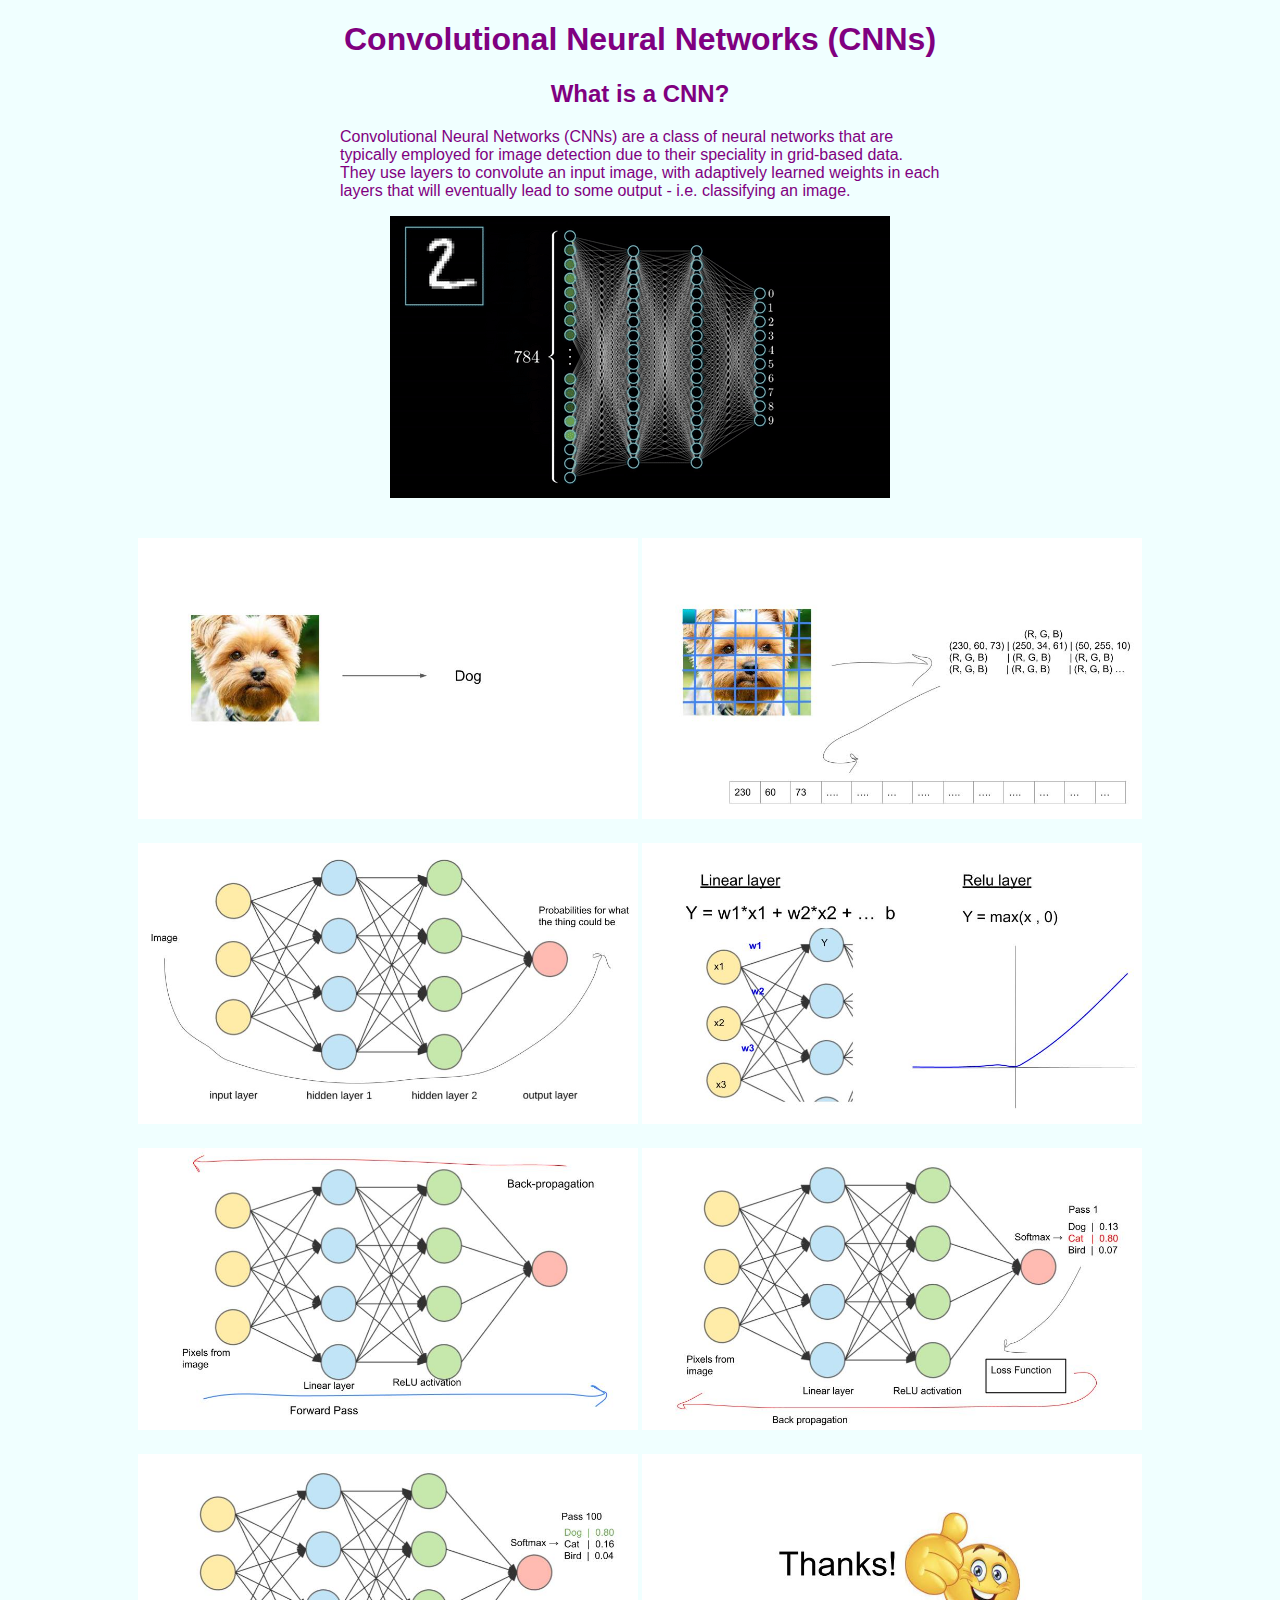
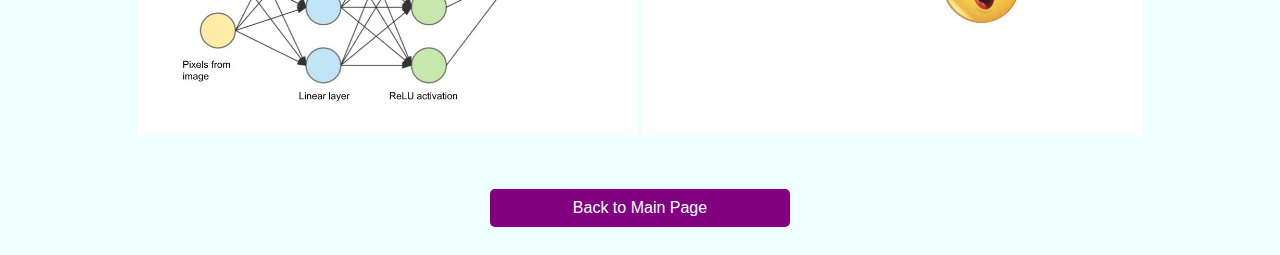
<file: cnn.html>
<!DOCTYPE html>
<html>
<head>
    <link rel="stylesheet" href="style.css" />
</head>
<body>
    <h1>Convolutional Neural Networks (CNNs)</h1>
    <h2>What is a CNN?</h2>
    <div class="description-container">
        <p>
            Convolutional Neural Networks (CNNs) are a class of neural networks that are 
            typically employed for image detection due to their speciality in grid-based data.
            They use layers to convolute an input image, with adaptively learned weights in each layers
            that will eventually lead to some output - i.e. classifying an image. 
        </p>
    </div>
    <img src="images/1_63sGPbvLLpvlD16hG1bvmA.gif" class="gif-image" />
    
    <img src="images/AP CS Presentation 8_22 (1).jpg" />
    <img src="images/AP CS Presentation 8_22 (2).jpg" />
    <img src="images/AP CS Presentation 8_22 (3).jpg" />
    <img src="images/AP CS Presentation 8_22 (4).jpg" />
    <img src="images/AP CS Presentation 8_22 (5).jpg" />
    <img src="images/AP CS Presentation 8_22 (6).jpg" />
    <img src="images/AP CS Presentation 8_22 (7).jpg" />
    <img src="images/AP CS Presentation 8_22 (8).jpg" />
    
    <div class="button-container">
        <a href="index.html" class="model-button">Back to Main Page</a>
    </div>
</body>
</html>
</file>
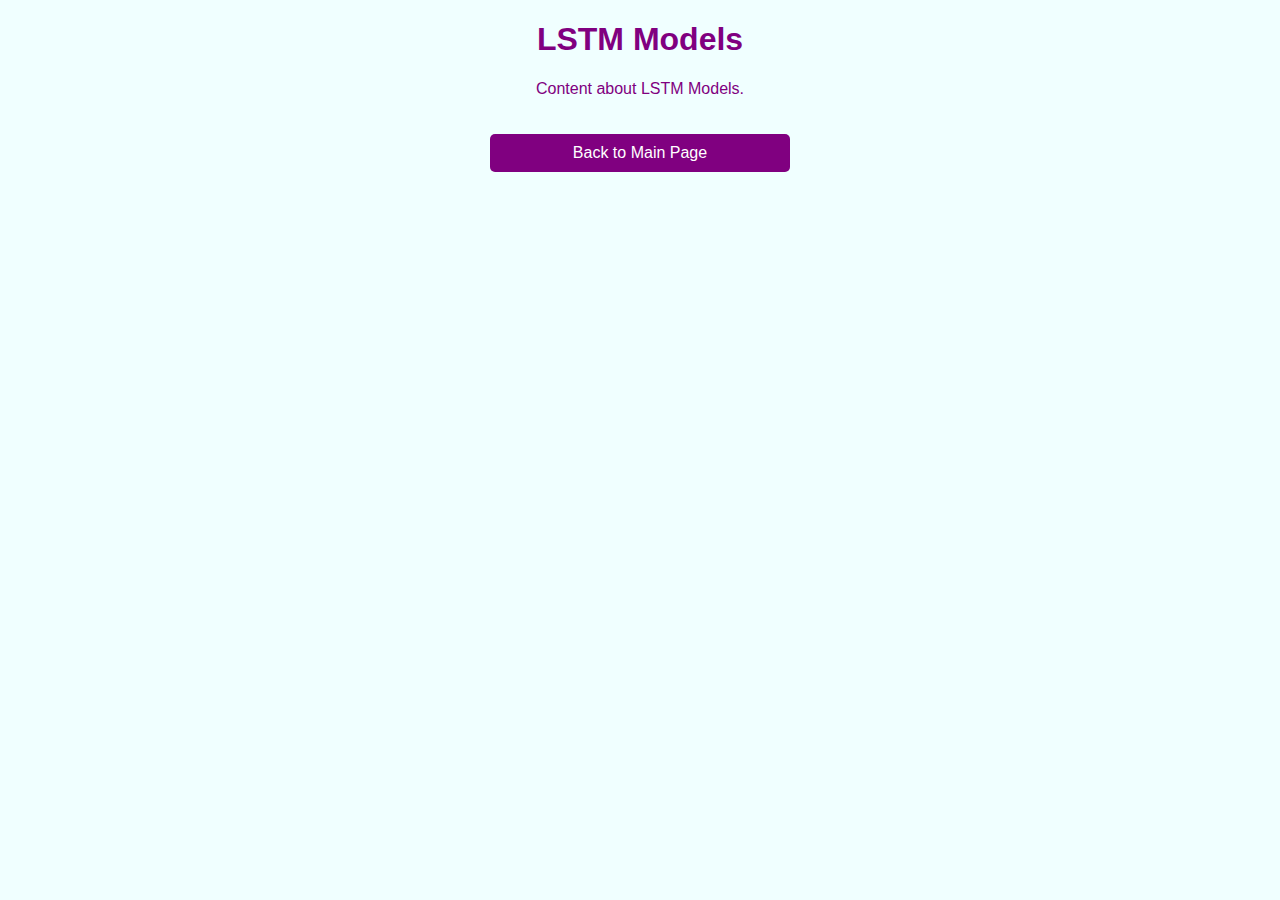
<file: lstm.html>
<!DOCTYPE html>
<html>
  <head>
    <link rel="stylesheet" href="style.css" />
  </head>
  <body>
    <h1>LSTM Models</h1>
    <p>Content about LSTM Models.</p>
    <a href="index.html" class="model-button">Back to Main Page</a>
  </body>
</html>
</file>
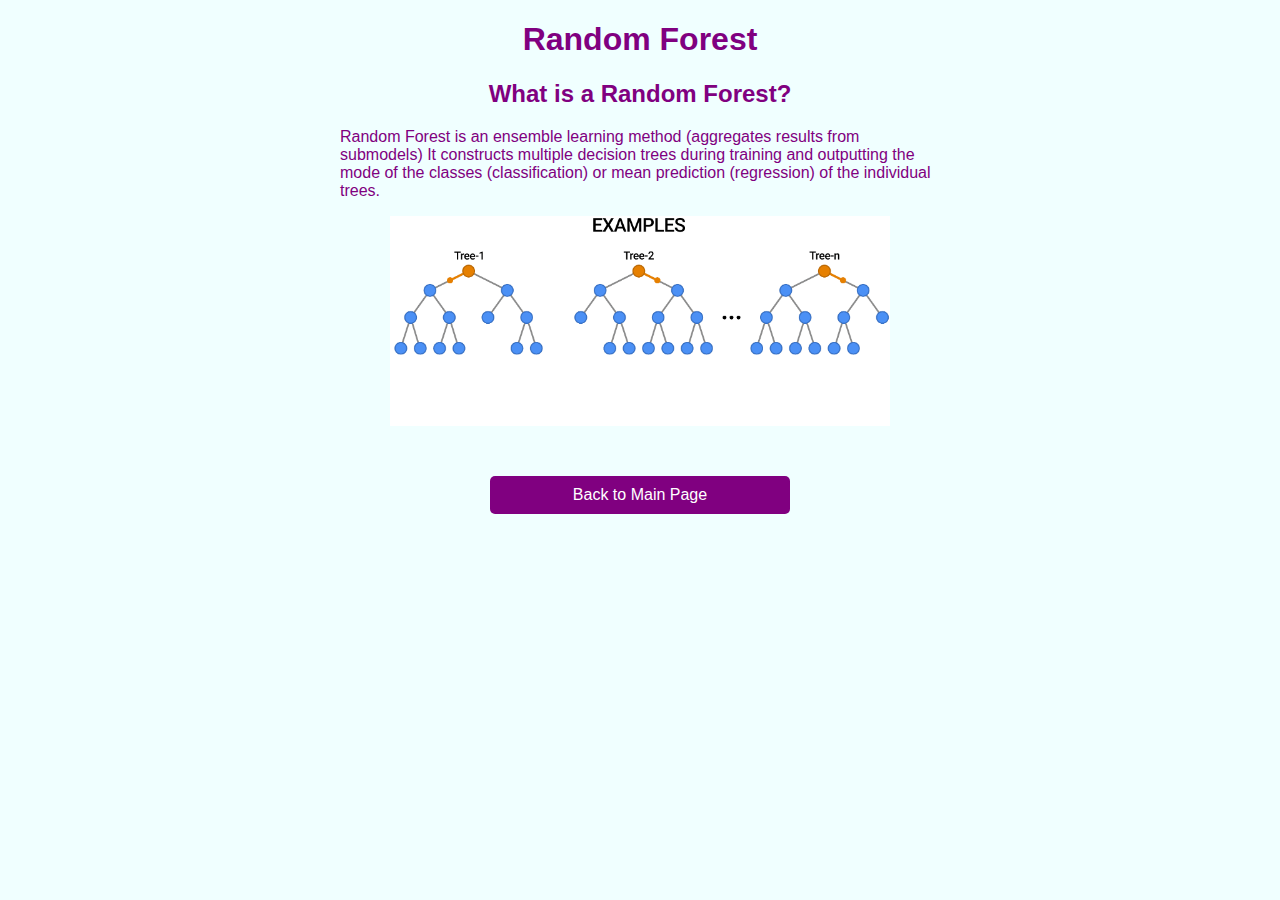
<file: randForest.html>
<!DOCTYPE html>
<html>
<head>
    <link rel="stylesheet" href="style.css" />
</head>
<body>
    <h1>Random Forest</h1>
    <h2>What is a Random Forest?</h2>
    <div class="description-container">
        <p>
            Random Forest is an ensemble learning method (aggregates results from submodels) 
            It constructs multiple decision trees during training and outputting the mode of 
            the classes (classification) or mean prediction (regression) of the individual trees. 
        </p>
    </div>
    <img src="images/Random Forest 03.gif" class="gif-image" />
    

    
    <div class="button-container">
        <a href="index.html" class="model-button">Back to Main Page</a>
    </div>
</body>
</html>
</file>
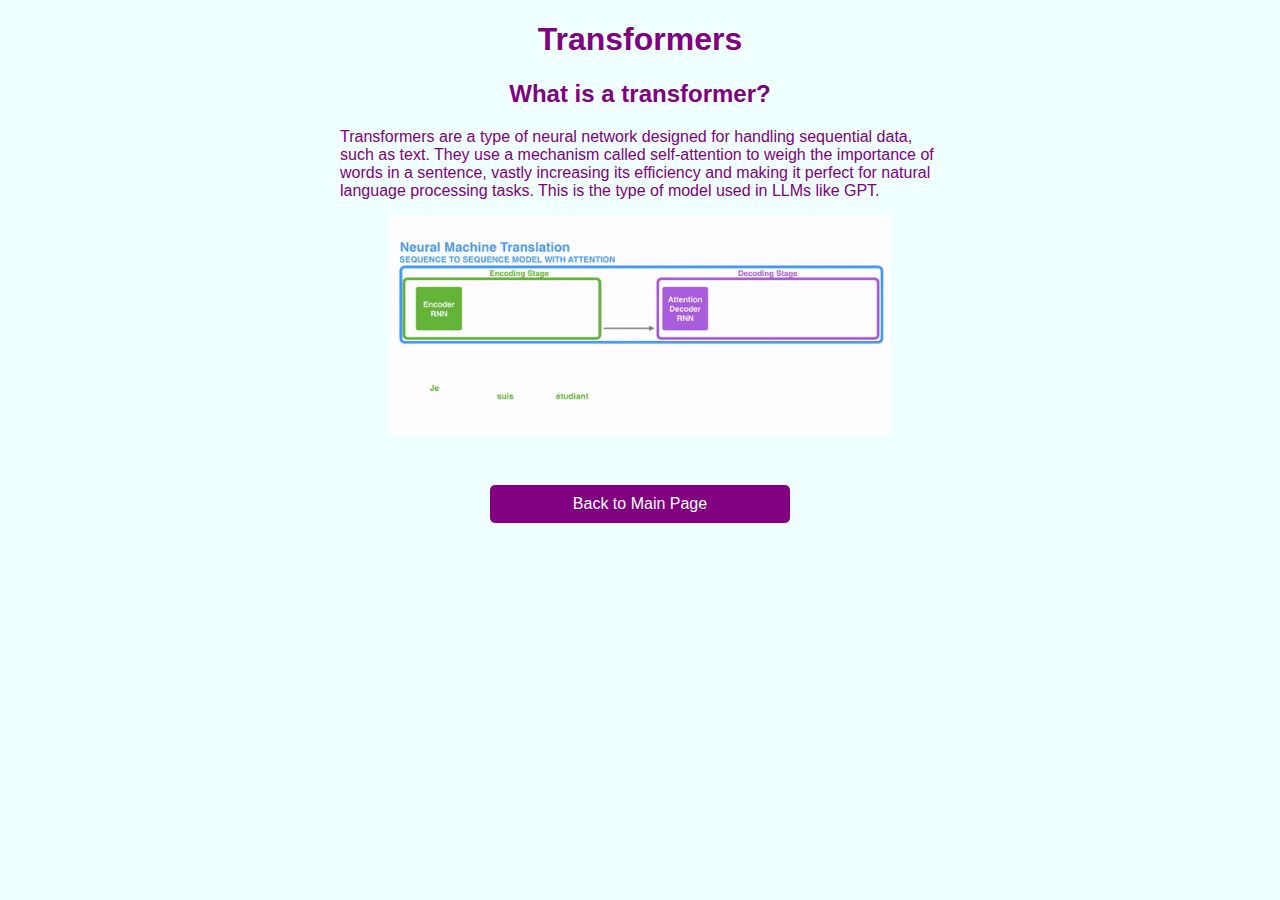
<file: transformers.html>
<!DOCTYPE html>
<html>
<head>
    <link rel="stylesheet" href="style.css" />
</head>
<body>
    <h1>Transformers</h1>
    <h2>What is a transformer?</h2>
    <div class="description-container">
        <p>
            Transformers are a type of neural network designed for handling sequential data, 
            such as text. They use a mechanism called self-attention 
            to weigh the importance of words in a sentence, vastly increasing its efficiency and making
            it perfect for natural language processing tasks. This is the type of model used in LLMs
            like GPT.
        </p>
    </div>
    <img src="images/1_JrxKsw2LYU9emkM-jR13uQ.gif" class="gif-image" />
    
   
    
    <div class="button-container">
        <a href="index.html" class="model-button">Back to Main Page</a>
    </div>
</body>
</html>
</file>
<file: style.css>
body {
    text-align: center;
    font-family: 'Arial';
    background: azure;
    color: purple;
}

.description-container {
    max-width: 600px;
    margin: 0 auto;
    text-align: left;
}

img {
    width: 500px;
    margin: 10px 0;
}

.gif-image { 
    display: block;
    margin: 0 auto 30px;
}

.button-container {
    margin-top: 20px;
}

.model-button {
    display: inline-block;
    padding: 10px 20px;
    margin: 20px auto;
    background-color: purple;
    color: white;
    text-decoration: none;
    border-radius: 5px;
    transition: background-color 0.3s;
    width: 300px;
    text-align: center;
    box-sizing: border-box;
}

.model-button:hover {
    background-color: darkmagenta;
}
</file>
